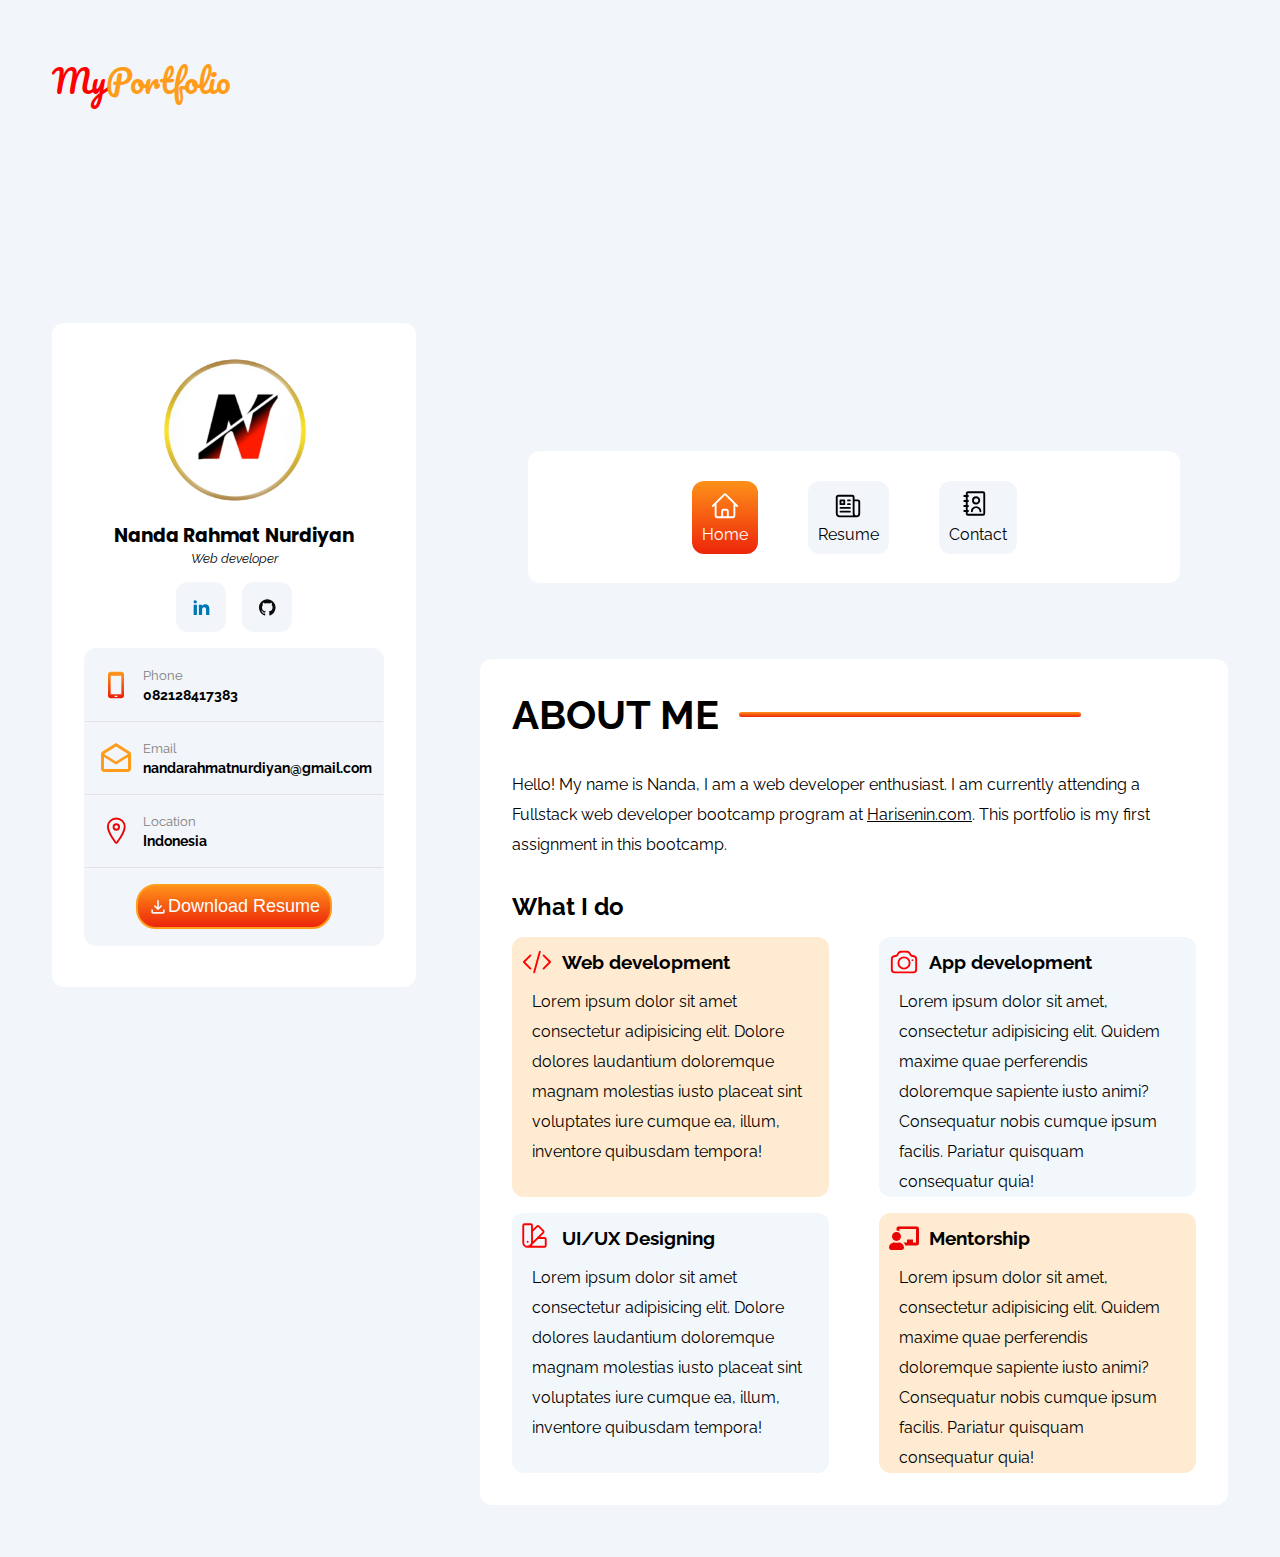
<file: index.html>
<!DOCTYPE html>
<html lang="en">
  <head>
    <meta charset="UTF-8" />
    <meta name="viewport" content="width=device-width, initial-scale=1.0" />
    <title>Nanda Rahmat Nurdiyan</title>
    <link rel="icon" href="assets/img/profile.png" />
    <link rel="stylesheet" href="assets/css/styles.css" />
    <link href="https://fonts.googleapis.com/css2?family=Poppins&display=swap" rel="stylesheet" />
    <link href="https://fonts.googleapis.com/css?family=Raleway" rel="stylesheet" />
    <link href="https://fonts.googleapis.com/css?family=Pacifico" rel="stylesheet" />
  </head>
  <body>
    <div class="container">
      <!-- Header -->
      <div class="header">
        <h1><span>My</span>Portfolio</h1>
      </div>

      <!-- Profile -->
      <div class="profile">
        <img src="assets/img/profile.png" alt="Profile Picture" />
        <h3>Nanda Rahmat Nurdiyan</h3>
        <p class="careerDetail">Web developer</p>

        <!-- Social Media -->
        <div class="contacts">
          <a href="https://linkedin.com/in/nanda-rahmat-nurdiyan" target="_blank" class="linkedin"><img src="assets/img/linkedin.svg" alt="linkedin" /></a>
          <a href="https://github.com/nandarahmat" target="_blank" class="github"><img src="assets/img/github.svg" alt="github" /></a>
        </div>

        <!-- Profile Details -->
        <div class="contactDetails">
          <div class="phoneGroup">
            <div class="phoneImage">
              <img src="assets/img/phone.svg" alt="phone" />
            </div>
            <div class="phoneDetail">
              <p class="phone">Phone</p>
              <p class="phoneNumber">082128417383</p>
            </div>
          </div>

          <div class="emailGroup">
            <div class="emailImage">
              <img src="assets/img/email.svg" alt="email" />
            </div>
            <div class="emailDetail">
              <p class="email">Email</p>
              <p class="email-detail">nandarahmatnurdiyan@gmail.com</p>
            </div>
          </div>

          <div class="locationGroup">
            <div class="locationImage">
              <img src="assets/img/location.svg" alt="location" />
            </div>
            <div class="locationDetail">
              <p class="loc">Location</p>
              <p class="location">Indonesia</p>
            </div>
          </div>

          <div class="button">
            <button class="btn-cv">
              <svg xmlns="http://www.w3.org/2000/svg" width="20" height="20" viewBox="0 0 24 24" fill="none">
                <path
                  d="M12 16L7 11L8.4 9.55L11 12.15V4H13V12.15L15.6 9.55L17 11L12 16ZM6 20C5.45 20 4.979 19.804 4.587 19.412C4.195 19.02 3.99934 18.5493 4 18V15H6V18H18V15H20V18C20 18.55 19.804 19.021 19.412 19.413C19.02 19.805 18.5493 20.0007 18 20H6Z"
                  fill="#F2F7FC"
                />
              </svg>
              Download Resume
            </button>
          </div>
        </div>
      </div>

      <!-- NAVIGATION -->
      <div class="menu">
        <nav class="navbar">
          <ul class="nav-links">
            <li class="nav-items">
              <a class="active" href="index.html">
                <span>
                  <svg xmlns="http://www.w3.org/2000/svg" width="30" height="30" fill="none" viewBox="0 0 24 24" stroke-width="1.5" stroke="currentColor" class="w-6 h-6 hover:stroke-white dark:stroke-cultured dark:text-cultured">
                    <path
                      stroke-linecap="round"
                      stroke-linejoin="round"
                      d="M2.25 12l8.954-8.955c.44-.439 1.152-.439 1.591 0L21.75 12M4.5 9.75v10.125c0 .621.504 1.125 1.125 1.125H9.75v-4.875c0-.621.504-1.125 1.125-1.125h2.25c.621 0 1.125.504 1.125 1.125V21h4.125c.621 0 1.125-.504 1.125-1.125V9.75M8.25 21h8.25"
                    />
                  </svg> </span
                >Home</a
              >
            </li>
            <li class="nav-items">
              <a href="ResumePage.html">
                <span>
                  <svg xmlns="http://www.w3.org/2000/svg" width="30" height="30" fill="none" viewBox="0 0 24 24" stroke-width="1.5" stroke="currentColor" class="w-6 h-6 hover:stroke-white dark:stroke-cultured">
                    <path
                      stroke-linecap="round"
                      stroke-linejoin="round"
                      d="M12 7.5h1.5m-1.5 3h1.5m-7.5 3h7.5m-7.5 3h7.5m3-9h3.375c.621 0 1.125.504 1.125 1.125V18a2.25 2.25 0 01-2.25 2.25M16.5 7.5V18a2.25 2.25 0 002.25 2.25M16.5 7.5V4.875c0-.621-.504-1.125-1.125-1.125H4.125C3.504 3.75 3 4.254 3 4.875V18a2.25 2.25 0 002.25 2.25h13.5M6 7.5h3v3H6v-3z"
                    />
                  </svg> </span
                >Resume
              </a>
            </li>
            <li class="nav-items">
              <a href="ContactPage.html">
                <span>
                  <svg class="w-6 h-6 hover:stroke-white dark:stroke-cultured" aria-hidden="true" stroke="currentColor" xmlns="http://www.w3.org/2000/svg" width="30" height="30" fill="none" viewBox="0 0 24 24">
                    <path
                      stroke-linecap="round"
                      stroke-linejoin="round"
                      stroke-width="1.5"
                      d="M4 4H1m3 4H1m3 4H1m3 4H1m6.071.286a3.429 3.429 0 1 1 6.858 0M4 1h12a1 1 0 0 1 1 1v16a1 1 0 0 1-1 1H4a1 1 0 0 1-1-1V2a1 1 0 0 1 1-1Zm9 6.5a2.5 2.5 0 1 1-5 0 2.5 2.5 0 0 1 5 0Z"
                    />
                  </svg> </span
                >Contact
              </a>
            </li>
          </ul>
        </nav>
      </div>

      <!-- ABOUT ME -->
      <div class="content">
        <div class="about">
          <h1>ABOUT ME</h1>
          <hr />
        </div>
        <p>
          Hello! My name is Nanda, I am a web developer enthusiast. I am currently attending a Fullstack web developer bootcamp program at <a class="harisenin" href="https://harisenin.com" target="_blank">Harisenin.com</a>. This portfolio
          is my first assignment in this bootcamp.
        </p>
        <h2>What I do</h2>
        <div class="aboutContainer">
          <div class="aboutFirstCard">
            <div class="itemFirstCard">
              <svg class="web-tag" xmlns="http://www.w3.org/2000/svg" fill="none" viewBox="0 0 24 24" stroke-width="1.5" stroke="currentColor" class="w-6 h-6 text-red">
                <path stroke-linecap="round" stroke-linejoin="round" d="M17.25 6.75L22.5 12l-5.25 5.25m-10.5 0L1.5 12l5.25-5.25m7.5-3l-4.5 16.5" />
              </svg>
              <h3>Web development</h3>
            </div>
            <p>Lorem ipsum dolor sit amet consectetur adipisicing elit. Dolore dolores laudantium doloremque magnam molestias iusto placeat sint voluptates iure cumque ea, illum, inventore quibusdam tempora!</p>
          </div>
          <div class="aboutSecondCard">
            <div class="itemSecondCard">
              <svg class="app-tag" xmlns="http://www.w3.org/2000/svg" fill="none" viewBox="0 0 24 24" stroke-width="1.5" stroke="currentColor" class="w-6 h-6 text-crayola">
                <path
                  stroke-linecap="round"
                  stroke-linejoin="round"
                  d="M6.827 6.175A2.31 2.31 0 015.186 7.23c-.38.054-.757.112-1.134.175C2.999 7.58 2.25 8.507 2.25 9.574V18a2.25 2.25 0 002.25 2.25h15A2.25 2.25 0 0021.75 18V9.574c0-1.067-.75-1.994-1.802-2.169a47.865 47.865 0 00-1.134-.175 2.31 2.31 0 01-1.64-1.055l-.822-1.316a2.192 2.192 0 00-1.736-1.039 48.774 48.774 0 00-5.232 0 2.192 2.192 0 00-1.736 1.039l-.821 1.316z"
                />
                <path stroke-linecap="round" stroke-linejoin="round" d="M16.5 12.75a4.5 4.5 0 11-9 0 4.5 4.5 0 019 0zM18.75 10.5h.008v.008h-.008V10.5z" />
              </svg>
              <h3>App development</h3>
            </div>
            <p>Lorem ipsum dolor sit amet, consectetur adipisicing elit. Quidem maxime quae perferendis doloremque sapiente iusto animi? Consequatur nobis cumque ipsum facilis. Pariatur quisquam consequatur quia!</p>
          </div>
          <div class="aboutThirdCard">
            <div class="itemThirdCard">
              <svg class="ui-tag" aria-hidden="true" xmlns="http://www.w3.org/2000/svg" width="24" height="24" fill="none" stroke="currentColor" viewBox="0 0 24 24" stroke-width="1.5">
                <path
                  stroke-linecap="round"
                  d="M4.5 19A3.5 3.5 0 0 1 1 15.5V2a1 1 0 0 1 1-1h5a1 1 0 0 1 1 1v13.5A3.5 3.5 0 0 1 4.5 19Zm0 0H18a1 1 0 0 0 1-1v-5a1 1 0 0 0-1-1h-4.938a1 1 0 0 0-.697.283l-4.238 4.124a1.046 1.046 0 0 0-.164.208C6.986 18.228 6.184 18.705 4.5 19Zm0-4h.01m8.925-12.293 3.536 3.536a1 1 0 0 1 0 1.414L8 16.627v-9.9l4.02-4.02a1 1 0 0 1 1.415 0Z"
                />
              </svg>
              <h3>UI/UX Designing</h3>
            </div>
            <p>Lorem ipsum dolor sit amet consectetur adipisicing elit. Dolore dolores laudantium doloremque magnam molestias iusto placeat sint voluptates iure cumque ea, illum, inventore quibusdam tempora!</p>
          </div>
          <div class="aboutFourthCard">
            <div class="itemFourthCard">
              <svg class="mentorship-tag" xmlns="http://www.w3.org/2000/svg" width="24" height="20" viewBox="0 0 24 20" fill="none">
                <g clip-path="url(#clip0_43_118)">
                  <path
                    d="M7.80006 13.5625C7.71044 13.5625 7.62081 13.5755 7.53531 13.6029C7.04931 13.7592 6.53819 13.8594 6.00006 13.8594C5.46194 13.8594 4.95081 13.7592 4.46444 13.6029C4.37894 13.5755 4.28969 13.5625 4.20006 13.5625C1.87281 13.5625 -0.0123144 15.4358 6.05805e-05 17.7418C0.00531058 18.7162 0.814935 19.5 1.80006 19.5H10.2001C11.1852 19.5 11.9948 18.7162 12.0001 17.7418C12.0124 15.4358 10.1273 13.5625 7.80006 13.5625ZM6.00006 12.375C7.98831 12.375 9.60006 10.78 9.60006 8.8125C9.60006 6.84496 7.98831 5.25 6.00006 5.25C4.01181 5.25 2.40006 6.84496 2.40006 8.8125C2.40006 10.78 4.01181 12.375 6.00006 12.375ZM22.2001 0.5H7.80006C6.80744 0.5 6.00006 1.32568 6.00006 2.34025V4.0625C6.87831 4.0625 7.69131 4.3141 8.40006 4.72305V2.875H21.6001V13.5625H19.2001V11.1875H14.4001V13.5625H11.5411C12.2573 14.1819 12.7831 14.9997 13.0294 15.9375H22.2001C23.1927 15.9375 24.0001 15.1118 24.0001 14.0972V2.34025C24.0001 1.32568 23.1927 0.5 22.2001 0.5Z"
                    fill="#E80505"
                  />
                </g>
                <defs>
                  <clipPath id="clip0_43_118">
                    <rect width="24" height="19" fill="white" transform="translate(0 0.5)" />
                  </clipPath>
                </defs>
              </svg>
              <h3>Mentorship</h3>
            </div>
            <p>Lorem ipsum dolor sit amet, consectetur adipisicing elit. Quidem maxime quae perferendis doloremque sapiente iusto animi? Consequatur nobis cumque ipsum facilis. Pariatur quisquam consequatur quia!</p>
          </div>
        </div>
      </div>
    </div>
  </body>
</html>
</file>
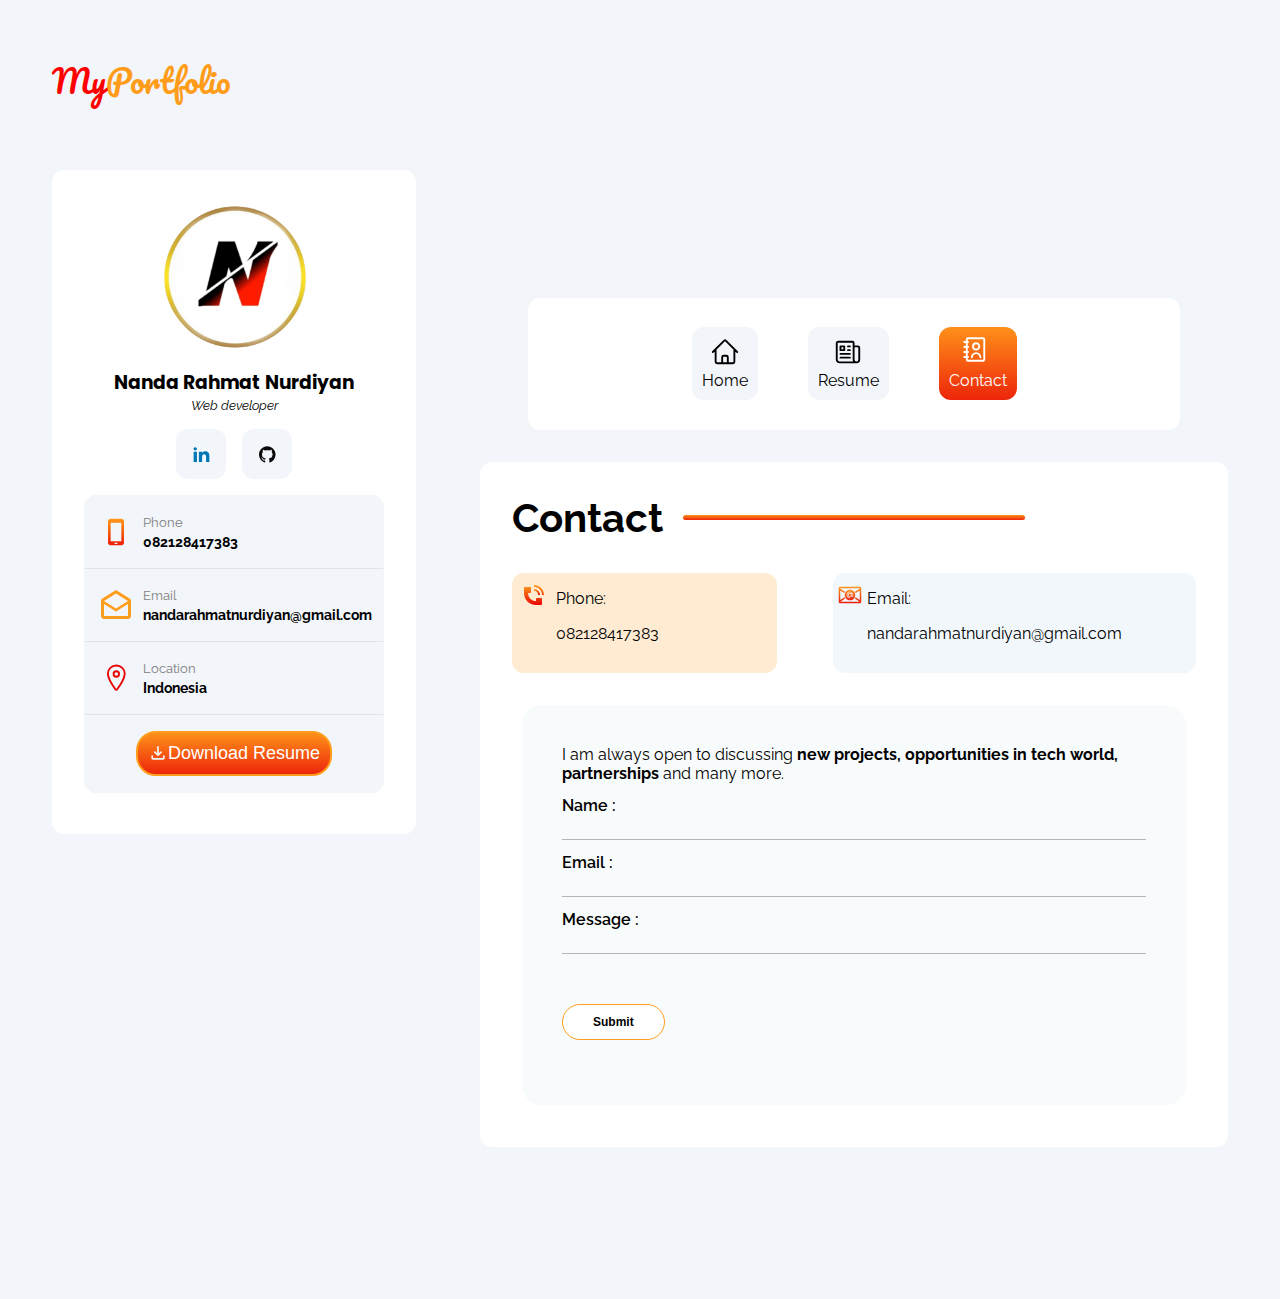
<file: ContactPage.html>
<!DOCTYPE html>
<html lang="en">
  <head>
    <meta charset="UTF-8" />
    <meta name="viewport" content="width=device-width, initial-scale=1.0" />
    <title>Nanda Rahmat Nurdiyan</title>
    <link rel="icon" href="assets/img/profile.png" />
    <link rel="stylesheet" href="assets/css/styles.css" />
    <link href="https://fonts.googleapis.com/css2?family=Poppins&display=swap" rel="stylesheet" />
    <link href="https://fonts.googleapis.com/css?family=Raleway" rel="stylesheet" />
    <link href="https://fonts.googleapis.com/css?family=Pacifico" rel="stylesheet" />
  </head>
  <body>
    <div class="container">
      <!-- Header -->
      <div class="header">
        <h1><span>My</span>Portfolio</h1>
      </div>

      <!-- Profile -->
      <div class="profile">
        <img src="assets/img/profile.png" alt="avatar" />
        <h3>Nanda Rahmat Nurdiyan</h3>
        <p class="careerDetail">Web developer</p>

        <!-- Social Media -->
        <div class="contacts">
          <a href="https://linkedin.com/in/nanda-rahmat-nurdiyan" target="_blank" class="linkedin"><img src="assets/img/linkedin.svg" alt="linkedin" /></a>
          <a href="https://github.com/nandarahmat" target="_blank" class="github"><img src="assets/img/github.svg" alt="github" /></a>
        </div>

        <!-- Profile Details -->
        <div class="contactDetails">
          <div class="phoneGroup">
            <div class="phoneImage">
              <img src="assets/img/phone.svg" alt="phone" />
            </div>
            <div class="phoneDetail">
              <p class="phone">Phone</p>
              <p class="phoneNumber">082128417383</p>
            </div>
          </div>

          <div class="emailGroup">
            <div class="emailImage">
              <img src="assets/img/email.svg" alt="email" />
            </div>
            <div class="emailDetail">
              <p class="email">Email</p>
              <p class="email-detail">nandarahmatnurdiyan@gmail.com</p>
            </div>
          </div>

          <div class="locationGroup">
            <div class="locationImage">
              <img src="assets/img/location.svg" alt="location" />
            </div>
            <div class="locationDetail">
              <p class="loc">Location</p>
              <p class="location">Indonesia</p>
            </div>
          </div>

          <div class="button">
            <button class="btn-cv">
              <svg xmlns="http://www.w3.org/2000/svg" width="20" height="20" viewBox="0 0 24 24" fill="none">
                <path
                  d="M12 16L7 11L8.4 9.55L11 12.15V4H13V12.15L15.6 9.55L17 11L12 16ZM6 20C5.45 20 4.979 19.804 4.587 19.412C4.195 19.02 3.99934 18.5493 4 18V15H6V18H18V15H20V18C20 18.55 19.804 19.021 19.412 19.413C19.02 19.805 18.5493 20.0007 18 20H6Z"
                  fill="#F2F7FC"
                />
              </svg>
              Download Resume
            </button>
          </div>
        </div>
      </div>

      <!-- NAVIGATION -->
      <div class="menu">
        <nav class="navbar">
          <ul class="nav-links">
            <li class="nav-items">
              <a href="index.html">
                <span>
                  <svg xmlns="http://www.w3.org/2000/svg" width="30" height="30" fill="none" viewBox="0 0 24 24" stroke-width="1.5" stroke="currentColor" class="w-6 h-6 hover:stroke-white dark:stroke-cultured dark:text-cultured">
                    <path
                      stroke-linecap="round"
                      stroke-linejoin="round"
                      d="M2.25 12l8.954-8.955c.44-.439 1.152-.439 1.591 0L21.75 12M4.5 9.75v10.125c0 .621.504 1.125 1.125 1.125H9.75v-4.875c0-.621.504-1.125 1.125-1.125h2.25c.621 0 1.125.504 1.125 1.125V21h4.125c.621 0 1.125-.504 1.125-1.125V9.75M8.25 21h8.25"
                    />
                  </svg> </span
                >Home</a
              >
            </li>
            <li class="nav-items">
              <a href="ResumePage.html">
                <span>
                  <svg xmlns="http://www.w3.org/2000/svg" width="30" height="30" fill="none" viewBox="0 0 24 24" stroke-width="1.5" stroke="currentColor" class="w-6 h-6 hover:stroke-white dark:stroke-cultured">
                    <path
                      stroke-linecap="round"
                      stroke-linejoin="round"
                      d="M12 7.5h1.5m-1.5 3h1.5m-7.5 3h7.5m-7.5 3h7.5m3-9h3.375c.621 0 1.125.504 1.125 1.125V18a2.25 2.25 0 01-2.25 2.25M16.5 7.5V18a2.25 2.25 0 002.25 2.25M16.5 7.5V4.875c0-.621-.504-1.125-1.125-1.125H4.125C3.504 3.75 3 4.254 3 4.875V18a2.25 2.25 0 002.25 2.25h13.5M6 7.5h3v3H6v-3z"
                    />
                  </svg> </span
                >Resume
              </a>
            </li>
            <li class="nav-items">
              <a class="active" href="ContactPage.html">
                <span>
                  <svg class="w-6 h-6 hover:stroke-white dark:stroke-cultured" aria-hidden="true" stroke="currentColor" xmlns="http://www.w3.org/2000/svg" width="30" height="30" fill="none" viewBox="0 0 24 24">
                    <path
                      stroke-linecap="round"
                      stroke-linejoin="round"
                      stroke-width="1.5"
                      d="M4 4H1m3 4H1m3 4H1m3 4H1m6.071.286a3.429 3.429 0 1 1 6.858 0M4 1h12a1 1 0 0 1 1 1v16a1 1 0 0 1-1 1H4a1 1 0 0 1-1-1V2a1 1 0 0 1 1-1Zm9 6.5a2.5 2.5 0 1 1-5 0 2.5 2.5 0 0 1 5 0Z"
                    />
                  </svg> </span
                >Contact
              </a>
            </li>
          </ul>
        </nav>
      </div>

      <!-- Contact -->
      <div class="content">
        <div class="about">
          <h1>Contact</h1>
          <hr />
        </div>
        <div class="contactContainer">
          <div class="phoneCard">
            <div class="phone-icon">
              <svg class="phone-icon" xmlns="http://www.w3.org/2000/svg" width="24" height="24" viewBox="0 0 24 24" fill="none">
                <path
                  d="M22 12C21.9995 9.348 20.9457 6.80477 19.0705 4.92952C17.1952 3.05427 14.652 2.00053 12 2V4C13.5821 4.00036 15.1286 4.46964 16.4441 5.34854C17.7596 6.22744 18.7851 7.47653 19.391 8.938C19.7931 9.90877 20.0001 10.9492 20 12H22ZM2 10V5C2 4.73478 2.10536 4.48043 2.29289 4.29289C2.48043 4.10536 2.73478 4 3 4H8C8.26522 4 8.51957 4.10536 8.70711 4.29289C8.89464 4.48043 9 4.73478 9 5V9C9 9.26522 8.89464 9.51957 8.70711 9.70711C8.51957 9.89464 8.26522 10 8 10H6C6 12.1217 6.84285 14.1566 8.34315 15.6569C9.84344 17.1571 11.8783 18 14 18V16C14 15.7348 14.1054 15.4804 14.2929 15.2929C14.4804 15.1054 14.7348 15 15 15H19C19.2652 15 19.5196 15.1054 19.7071 15.2929C19.8946 15.4804 20 15.7348 20 16V21C20 21.2652 19.8946 21.5196 19.7071 21.7071C19.5196 21.8946 19.2652 22 19 22H14C7.373 22 2 16.627 2 10Z"
                  fill="url(#paint0_linear_108_560)"
                />
                <path
                  d="M17.543 9.704C17.8449 10.4318 18.0002 11.2121 18 12H16.2C16.2001 11.4484 16.0916 10.9022 15.8806 10.3926C15.6695 9.88295 15.3602 9.41989 14.9701 9.02986C14.5801 8.63983 14.1171 8.33046 13.6074 8.11944C13.0978 7.90841 12.5516 7.79987 12 7.8V6C13.1867 6.00006 14.3466 6.352 15.3333 7.0113C16.3199 7.6706 17.0889 8.60767 17.543 9.704Z"
                  fill="url(#paint1_linear_108_560)"
                />
                <defs>
                  <linearGradient id="paint0_linear_108_560" x1="12" y1="2" x2="12" y2="22" gradientUnits="userSpaceOnUse">
                    <stop stop-color="#FF9A1A" />
                    <stop offset="1" stop-color="#E80505" />
                  </linearGradient>
                  <linearGradient id="paint1_linear_108_560" x1="15" y1="6" x2="15" y2="12" gradientUnits="userSpaceOnUse">
                    <stop stop-color="#FF9A1A" />
                    <stop offset="1" stop-color="#E80505" />
                  </linearGradient>
                </defs>
              </svg>
            </div>
            <div class="phone-item">
              <p>Phone:</p>
              <p>082128417383</p>
            </div>
          </div>
          <div class="emailCard">
            <div class="email-icon">
              <svg xmlns="http://www.w3.org/2000/svg" width="24" height="24" viewBox="0 0 24 24" fill="none">
                <path
                  d="M11.7078 13.0953C11.0478 13.0953 10.5078 12.5553 10.5078 11.8953C10.5078 11.2353 11.0478 10.6953 11.7078 10.6953C12.3678 10.6953 12.9078 11.2353 12.9078 11.8953C12.9078 12.5553 12.3678 13.0953 11.7078 13.0953Z"
                  fill="url(#paint0_linear_108_564)"
                />
                <path
                  d="M12 17.25C13.3924 17.25 14.7277 16.6969 15.7123 15.7123C16.6969 14.7277 17.25 13.3924 17.25 12C17.25 10.6076 16.6969 9.27226 15.7123 8.28769C14.7277 7.30312 13.3924 6.75 12 6.75C10.6076 6.75 9.27226 7.30312 8.28769 8.28769C7.30312 9.27226 6.75 10.6076 6.75 12C6.75 13.3924 7.30312 14.7277 8.28769 15.7123C9.27226 16.6969 10.6076 17.25 12 17.25ZM12 8.625C13.8375 8.6475 15.33 10.185 15.33 12.0375V12.645C15.33 13.3125 14.7825 13.86 14.115 13.86C13.6575 13.86 13.26 13.605 13.05 13.23C12.705 13.575 12.225 13.7925 11.7 13.7925C10.65 13.7925 9.795 12.9375 9.795 11.8875C9.795 10.8375 10.65 9.9825 11.7 9.9825C12.1575 9.9825 12.57 10.1475 12.9 10.41V10.3425C12.9 10.1475 13.0725 9.99 13.2675 9.99C13.4625 9.99 13.62 10.1475 13.62 10.3425V12.6525C13.62 12.7858 13.6729 12.9136 13.7672 13.0078C13.8614 13.1021 13.9892 13.155 14.1225 13.155C14.2558 13.155 14.3836 13.1021 14.4778 13.0078C14.5721 12.9136 14.625 12.7858 14.625 12.6525V12.045C14.625 10.5675 13.44 9.3525 11.9925 9.33C11.2725 9.33 10.59 9.6 10.08 10.1025C9.57 10.605 9.285 11.28 9.285 12C9.285 13.47 10.485 14.67 11.955 14.67C12.0485 14.67 12.1381 14.7071 12.2043 14.7732C12.2704 14.8394 12.3075 14.929 12.3075 15.0225C12.3075 15.116 12.2704 15.2056 12.2043 15.2718C12.1381 15.3379 12.0485 15.375 11.955 15.375C10.095 15.375 8.58 13.86 8.58 12C8.58 11.0925 8.9325 10.2375 9.585 9.6C10.23 8.955 11.0925 8.61 12 8.625Z"
                  fill="url(#paint1_linear_108_564)"
                />
                <path
                  d="M0.750002 5.2575C0.750002 4.4235 1.4235 3.75 2.2575 3.75H21.75C22.5818 3.75 23.25 4.428 23.25 5.2575V18.75C23.25 19.5817 22.572 20.25 21.7425 20.25H2.2575C2.05945 20.2503 1.86329 20.2115 1.68026 20.1359C1.49722 20.0602 1.33092 19.9492 1.19088 19.8091C1.05083 19.6691 0.939804 19.5028 0.86415 19.3197C0.788496 19.1367 0.749705 18.9406 0.750002 18.7425V5.2575ZM2.25 5.25375V5.6265L7.0125 8.661C6.73101 9.07989 6.5037 9.53274 6.336 10.0087L2.25 7.40475V17.01L6.465 14.3243C6.65955 14.7872 6.91153 15.2239 7.215 15.624L2.31 18.75H21.7013L16.7835 15.6202C17.0871 15.2197 17.3391 14.7825 17.5335 14.319L21.75 17.0033V7.41L17.661 10.0125C17.4938 9.53632 17.267 9.08322 16.986 8.664L21.75 5.63325V5.25225L21.747 5.25H2.25375L2.2515 5.2515L2.25075 5.253L2.25 5.25375Z"
                  fill="url(#paint2_linear_108_564)"
                />
                <defs>
                  <linearGradient id="paint0_linear_108_564" x1="11.7078" y1="10.6953" x2="11.7078" y2="13.0953" gradientUnits="userSpaceOnUse">
                    <stop stop-color="#FF961A" />
                    <stop offset="1" stop-color="#EC1908" />
                  </linearGradient>
                  <linearGradient id="paint1_linear_108_564" x1="12" y1="6.75" x2="12" y2="17.25" gradientUnits="userSpaceOnUse">
                    <stop stop-color="#FF961A" />
                    <stop offset="1" stop-color="#EC1908" />
                  </linearGradient>
                  <linearGradient id="paint2_linear_108_564" x1="12" y1="3.75" x2="12" y2="20.25" gradientUnits="userSpaceOnUse">
                    <stop stop-color="#FF961A" />
                    <stop offset="1" stop-color="#EC1908" />
                  </linearGradient>
                </defs>
              </svg>
            </div>
            <div class="email-item">
              <p>Email:</p>
              <p>nandarahmatnurdiyan@gmail.com</p>
            </div>
          </div>
        </div>
        <div class="contact-form">
          <p>
            I am always open to discussing
            <b> new projects, opportunities in tech world, partnerships</b>
            and many more.
          </p>

          <div class="form">
            <form action="#">
              <div class="inputContainer">
                <label>Name :</label>
                <input type="text" required />
              </div>

              <div class="inputContainer">
                <label>Email :</label>
                <input type="email" required />
              </div>

              <div class="inputContainer">
                <label>Message :</label>
                <input type="text" required />
              </div>
            </form>
            <button type="submit">Submit</button>
          </div>
        </div>
      </div>
    </div>
  </body>
</html>
</file>
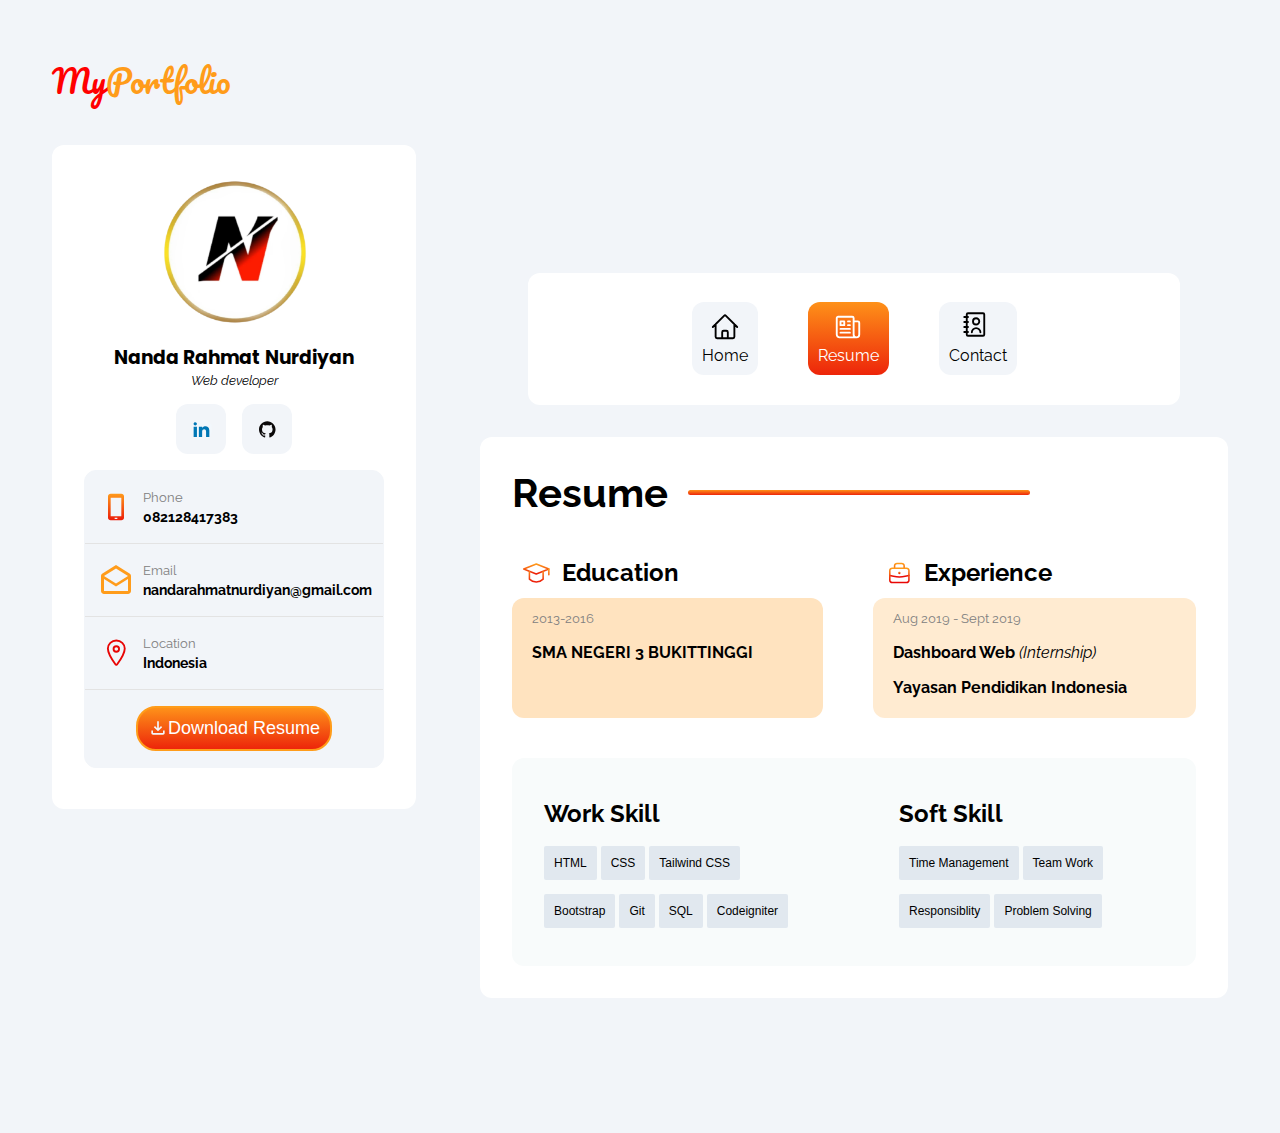
<file: ResumePage.html>
<!DOCTYPE html>
<html lang="en">
  <head>
    <meta charset="UTF-8" />
    <meta name="viewport" content="width=device-width, initial-scale=1.0" />
    <title>Nanda Rahmat Nurdiyan</title>
    <link rel="icon" href="assets/img/profile.png" />
    <link rel="stylesheet" href="assets/css/styles.css" />
    <link href="https://fonts.googleapis.com/css2?family=Poppins&display=swap" rel="stylesheet" />
    <link href="https://fonts.googleapis.com/css?family=Raleway" rel="stylesheet" />
    <link href="https://fonts.googleapis.com/css?family=Pacifico" rel="stylesheet" />
  </head>
  <body>
    <div class="container">
      <!-- Header -->
      <div class="header">
        <h1><span>My</span>Portfolio</h1>
      </div>

      <!-- Profile -->
      <div class="profile">
        <img src="assets/img/profile.png" alt="avatar" />
        <h3>Nanda Rahmat Nurdiyan</h3>
        <p class="careerDetail">Web developer</p>

        <!-- Social Media -->
        <div class="contacts">
          <a href="https://linkedin.com/in/nanda-rahmat-nurdiyan" target="_blank" class="linkedin"><img src="assets/img/linkedin.svg" alt="linkedin" /></a>
          <a href="https://github.com/nandarahmat" target="_blank" class="github"><img src="assets/img/github.svg" alt="github" /></a>
        </div>

        <!-- Profile Details -->
        <div class="contactDetails">
          <div class="phoneGroup">
            <div class="phoneImage">
              <img src="assets/img/phone.svg" alt="phone" />
            </div>
            <div class="phoneDetail">
              <p class="phone">Phone</p>
              <p class="phoneNumber">082128417383</p>
            </div>
          </div>

          <div class="emailGroup">
            <div class="emailImage">
              <img src="assets/img/email.svg" alt="email" />
            </div>
            <div class="emailDetail">
              <p class="email">Email</p>
              <p class="email-detail">nandarahmatnurdiyan@gmail.com</p>
            </div>
          </div>

          <div class="locationGroup">
            <div class="locationImage">
              <img src="assets/img/location.svg" alt="location" />
            </div>
            <div class="locationDetail">
              <p class="loc">Location</p>
              <p class="location">Indonesia</p>
            </div>
          </div>

          <div class="button">
            <button class="btn-cv">
              <svg xmlns="http://www.w3.org/2000/svg" width="20" height="20" viewBox="0 0 24 24" fill="none">
                <path
                  d="M12 16L7 11L8.4 9.55L11 12.15V4H13V12.15L15.6 9.55L17 11L12 16ZM6 20C5.45 20 4.979 19.804 4.587 19.412C4.195 19.02 3.99934 18.5493 4 18V15H6V18H18V15H20V18C20 18.55 19.804 19.021 19.412 19.413C19.02 19.805 18.5493 20.0007 18 20H6Z"
                  fill="#F2F7FC"
                />
              </svg>
              Download Resume
            </button>
          </div>
        </div>
      </div>

      <!-- NAVIGATION -->
      <div class="menu">
        <nav class="navbar">
          <ul class="nav-links">
            <li class="nav-items">
              <a href="index.html">
                <span>
                  <svg xmlns="http://www.w3.org/2000/svg" width="30" height="30" fill="none" viewBox="0 0 24 24" stroke-width="1.5" stroke="currentColor" class="w-6 h-6 hover:stroke-white dark:stroke-cultured dark:text-cultured">
                    <path
                      stroke-linecap="round"
                      stroke-linejoin="round"
                      d="M2.25 12l8.954-8.955c.44-.439 1.152-.439 1.591 0L21.75 12M4.5 9.75v10.125c0 .621.504 1.125 1.125 1.125H9.75v-4.875c0-.621.504-1.125 1.125-1.125h2.25c.621 0 1.125.504 1.125 1.125V21h4.125c.621 0 1.125-.504 1.125-1.125V9.75M8.25 21h8.25"
                    />
                  </svg> </span
                >Home</a
              >
            </li>
            <li class="nav-items">
              <a class="active" href="ResumePage.html">
                <span>
                  <svg xmlns="http://www.w3.org/2000/svg" width="30" height="30" fill="none" viewBox="0 0 24 24" stroke-width="1.5" stroke="currentColor" class="w-6 h-6 hover:stroke-white dark:stroke-cultured">
                    <path
                      stroke-linecap="round"
                      stroke-linejoin="round"
                      d="M12 7.5h1.5m-1.5 3h1.5m-7.5 3h7.5m-7.5 3h7.5m3-9h3.375c.621 0 1.125.504 1.125 1.125V18a2.25 2.25 0 01-2.25 2.25M16.5 7.5V18a2.25 2.25 0 002.25 2.25M16.5 7.5V4.875c0-.621-.504-1.125-1.125-1.125H4.125C3.504 3.75 3 4.254 3 4.875V18a2.25 2.25 0 002.25 2.25h13.5M6 7.5h3v3H6v-3z"
                    />
                  </svg> </span
                >Resume
              </a>
            </li>
            <li class="nav-items">
              <a href="ContactPage.html">
                <span>
                  <svg class="w-6 h-6 hover:stroke-white dark:stroke-cultured" aria-hidden="true" stroke="currentColor" xmlns="http://www.w3.org/2000/svg" width="30" height="30" fill="none" viewBox="0 0 24 24">
                    <path
                      stroke-linecap="round"
                      stroke-linejoin="round"
                      stroke-width="1.5"
                      d="M4 4H1m3 4H1m3 4H1m3 4H1m6.071.286a3.429 3.429 0 1 1 6.858 0M4 1h12a1 1 0 0 1 1 1v16a1 1 0 0 1-1 1H4a1 1 0 0 1-1-1V2a1 1 0 0 1 1-1Zm9 6.5a2.5 2.5 0 1 1-5 0 2.5 2.5 0 0 1 5 0Z"
                    />
                  </svg> </span
                >Contact
              </a>
            </li>
          </ul>
        </nav>
      </div>

      <!-- Resume -->
      <div class="content">
        <div class="about">
          <h1>Resume</h1>
          <hr />
        </div>
        <div class="resumeGroup">
          <div class="educationTitle">
            <svg class="education-icon" xmlns="http://www.w3.org/2000/svg" width="28" height="29" viewBox="0 0 28 29" fill="none">
              <path d="M1.15625 10.6821L13.304 5.82812L25.4517 10.6821L13.304 15.5361L1.15625 10.6821Z" stroke="url(#paint0_linear_157_651)" stroke-width="1.5" stroke-linejoin="round" />
              <path
                d="M25.4492 10.7461V16.0757M6.67578 13.2396V20.4293C6.67578 20.4293 9.45528 23.1643 13.3015 23.1643C17.1483 23.1643 19.9278 20.4293 19.9278 20.4293V13.2396"
                stroke="url(#paint1_linear_157_651)"
                stroke-width="1.5"
                stroke-linecap="round"
                stroke-linejoin="round"
              />
              <defs>
                <linearGradient id="paint0_linear_157_651" x1="13.304" y1="5.82812" x2="13.304" y2="15.5361" gradientUnits="userSpaceOnUse">
                  <stop stop-color="#FF9C1B" />
                  <stop offset="1" stop-color="#EC1B09" />
                </linearGradient>
                <linearGradient id="paint1_linear_157_651" x1="16.0625" y1="10.7461" x2="16.0625" y2="23.1643" gradientUnits="userSpaceOnUse">
                  <stop stop-color="#FF9C1B" />
                  <stop offset="1" stop-color="#EC1B09" />
                </linearGradient>
              </defs>
            </svg>
            <h2>Education</h2>
          </div>
          <div class="experienceTitle">
            <svg class="exp-icon" xmlns="http://www.w3.org/2000/svg" width="29" height="29" viewBox="0 0 29 29" fill="none">
              <path
                d="M10.2283 9.88068V7.56924C10.2283 6.95621 10.4719 6.36829 10.9053 5.93482C11.3388 5.50134 11.9267 5.25781 12.5398 5.25781H17.1626C17.7757 5.25781 18.3636 5.50134 18.7971 5.93482C19.2305 6.36829 19.4741 6.95621 19.4741 7.56924V9.88068M5.60547 16.815L9.24597 17.7245C12.9262 18.6444 16.7762 18.6444 20.4564 17.7245L24.0969 16.815"
                stroke="url(#paint0_linear_157_646)"
                stroke-width="1.5"
                stroke-linecap="round"
              />
              <path
                d="M5.60547 12.1923C5.60547 11.5793 5.84899 10.9913 6.28247 10.5579C6.71595 10.1244 7.30387 9.88086 7.9169 9.88086H21.7855C22.3985 9.88086 22.9864 10.1244 23.4199 10.5579C23.8534 10.9913 24.0969 11.5793 24.0969 12.1923V21.438C24.0969 22.051 23.8534 22.639 23.4199 23.0724C22.9864 23.5059 22.3985 23.7495 21.7855 23.7495H7.9169C7.30387 23.7495 6.71595 23.5059 6.28247 23.0724C5.84899 22.639 5.60547 22.051 5.60547 21.438V12.1923Z"
                stroke="url(#paint1_linear_157_646)"
                stroke-width="1.5"
                stroke-linejoin="round"
              />
              <path
                d="M14.8471 15.6571C15.4854 15.6571 16.0028 15.1397 16.0028 14.5014C16.0028 13.8631 15.4854 13.3457 14.8471 13.3457C14.2088 13.3457 13.6914 13.8631 13.6914 14.5014C13.6914 15.1397 14.2088 15.6571 14.8471 15.6571Z"
                fill="url(#paint2_linear_157_646)"
              />
              <defs>
                <linearGradient id="paint0_linear_157_646" x1="14.8512" y1="5.25781" x2="14.8512" y2="18.4144" gradientUnits="userSpaceOnUse">
                  <stop stop-color="#FF9C1A" />
                  <stop offset="1" stop-color="#E80505" />
                </linearGradient>
                <linearGradient id="paint1_linear_157_646" x1="14.8512" y1="9.88086" x2="14.8512" y2="23.7495" gradientUnits="userSpaceOnUse">
                  <stop stop-color="#FF9C1A" />
                  <stop offset="1" stop-color="#E80505" />
                </linearGradient>
                <linearGradient id="paint2_linear_157_646" x1="14.8471" y1="13.3457" x2="14.8471" y2="15.6571" gradientUnits="userSpaceOnUse">
                  <stop stop-color="#FF9C1A" />
                  <stop offset="1" stop-color="#E80505" />
                </linearGradient>
              </defs>
            </svg>
            <h2>Experience</h2>
          </div>
        </div>
        <div class="resumeCard">
          <div class="educationCard">
            <p class="education-year">2013-2016</p>
            <p><b>SMA NEGERI 3 BUKITTINGGI</b></p>
          </div>
          <div class="experienceCard">
            <p class="experience-year">Aug 2019 - Sept 2019</p>
            <p><b>Dashboard Web</b> <i>(Internship)</i></p>
            <p><b>Yayasan Pendidikan Indonesia</b></p>
          </div>
        </div>
        <div class="skillCard">
          <div>
            <h2>Work Skill</h2>
            <button class="resume-btn">HTML</button>
            <button class="resume-btn">CSS</button>
            <button class="resume-btn">Tailwind CSS</button>
            <button class="resume-btn">Bootstrap</button>
            <button class="resume-btn">Git</button>
            <button class="resume-btn">SQL</button>
            <button class="resume-btn">Codeigniter</button>
          </div>
          <div>
            <h2>Soft Skill</h2>
            <button class="resume-btn">Time Management</button>
            <button class="resume-btn">Team Work</button>
            <button class="resume-btn">Responsiblity</button>
            <button class="resume-btn">Problem Solving</button>
          </div>
        </div>
      </div>
    </div>
  </body>
</html>
</file>
<file: assets/css/styles.css>
* {
  margin: 0;
  padding: 0;
}

body {
  background-color: #f2f5f9;
  font-family: "Raleway", sans-serif;
  margin: 20px;
}

/* LAYOUT */

.container {
  display: grid;
  grid-template-columns: 1fr 1fr 1fr;
  grid-template-rows: 0.6fr 0.6fr 1.8fr;
  gap: 0px 0px;
  grid-auto-flow: row;
  grid-template-areas:
    "header header header"
    "profile menu menu"
    "profile content content";
}

/* HEADER */

.header {
  grid-area: header;
  font-family: "Pacifico", sans-serif;
  padding: 2rem;
  color: #ff9c1a;
}
.header > h1 {
  font-weight: 100;
}

.header span {
  color: red;
}

/* PROFILE */

.profile {
  grid-area: profile;
  background-color: white;
  border-radius: 12px;
  padding: 2rem;
  min-width: 300px;
  height: 600px;
  margin-left: 2rem;
  margin-right: 2rem;
  margin-top: 0;
}

.profile > img {
  display: block;
  width: 50%;
  margin-left: auto;
  margin-right: auto;
  margin-bottom: 1rem;
}

.profile > h3 {
  font-family: "Poppins", sans-serif;
  text-align: center;
}

.careerDetail {
  font-style: italic;
  font-size: smaller;
  text-align: center;
}

.contacts {
  padding: 1rem;
  display: flex;
  justify-content: center;
  gap: 1em;
}

.contacts > a {
  border: none;
  border-radius: 12px;
  background: #f2f5f9;
  cursor: pointer;
}

.contacts > a:hover {
  transition: 0.5s;
  transform: scale(1.1);
}

.linkedin,
.github {
  display: block;
  width: 20px;
  height: 20px;
  padding: 15px;
  text-align: center;
}

.contactDetails {
  background-color: #f2f5f9;
  border: 1px solid #f2f5f9;
  border-radius: 12px;
}

.phoneGroup,
.emailGroup,
.locationGroup {
  display: flex;
  justify-content: flex-start;
  padding: 1rem;
  gap: 10px;
  border-bottom: 1px solid #e3e3e3;
}

.phoneImage,
.emailImage,
.locationImage {
  display: flex;
  justify-content: center;
  align-self: center;
  height: 30px;
  width: 30px;
}

.phoneDetail,
.emailDetail,
.locationDetail {
  display: flex;
  flex-wrap: nowrap;
  justify-content: center;
  flex-direction: column;
}

.phone,
.email,
.loc {
  font-size: smaller;
  color: gray;
  margin: 2px;
}

.phoneNumber,
.email-detail,
.location {
  font-size: 14px;
  font-weight: bold;
  margin: 2px;
}

.button {
  display: flex;
  justify-content: center;
  text-align: center;
  padding: 1rem;
}

.btn-cv {
  color: white;
  background: linear-gradient(180deg, #fe9119 0%, #ed250a 100%);
  /* background-color: #ff9c1a; */
  border: 2px solid #ff9c1a;
  font-size: 18px;
  border-radius: 20px;
  padding: 10px;
  display: flex;
  justify-content: center;
  align-items: center;
  cursor: pointer;
}

/* NAVIGATION */

.menu {
  grid-area: menu;
}

.navbar {
  display: flex;
  justify-content: space-evenly;
  border: 2px solid gray;
  border: 0;
  border-radius: 12px;
  background-color: white;
  min-width: 50%;
  min-height: 100px;
  margin-top: 8rem;
  padding: 1rem;
  margin-right: 5rem;
  margin-left: 5rem;
}

.nav-links {
  display: flex;
  list-style: none;
  gap: 50px;
}

.nav-items {
  display: flex;
  justify-content: center;
  align-items: center;
  flex-direction: column;
}

.nav-items > a {
  display: flex;
  background-color: #f2f5f9;
  border: 2px solid gray;
  border: 0;
  border-radius: 12px;
  padding: 10px;
  justify-content: center;
  align-items: center;
  flex-direction: column;
  text-decoration: none;
  color: black;
}

.nav-items > a:hover {
  background: linear-gradient(180deg, #fe9119 0%, #ed250a 100%);
  /* background-color: #ff9c1a; */
  color: white;
  transition: 0.5s;
  transform: scale(1.1);
}
.nav-items a.active {
  background: linear-gradient(180deg, #fe9119 0%, #ed250a 100%);
  /* background-color: #ff9c1a; */
  color: white;
}

/* ABOUT ME SECTION */

.content {
  grid-area: content;
  background-color: white;
  border-radius: 12px;
  padding: 2rem;
  margin: 2rem;
}

.harisenin {
  color: black;
}

.about {
  display: flex;
  justify-content: flex-start;
  align-items: center;
}

.about > h1 {
  font-size: 40px;
}

hr {
  border: 0;
  background: linear-gradient(180deg, #fe9119 0%, #ed250a 100%);
  border-radius: 12px;
  height: 5px;
  margin: 20px;
  width: 50%;
}

.content > p {
  line-height: 30px;
  margin-top: 2rem;
}

.content > h2 {
  margin-top: 2rem;
}

.aboutContainer {
  display: grid;
  column-gap: 50px;
  row-gap: 1rem;
  grid-template-columns: auto auto;
  margin-top: 1rem;
}

.aboutFirstCard,
.aboutFourthCard {
  background-color: #ffebd1;
  border-radius: 12px;
}

.aboutSecondCard,
.aboutThirdCard {
  background-color: #f2f7fc;
  border-radius: 12px;
}

.aboutFirstCard > p,
.aboutSecondCard > p,
.aboutThirdCard > p,
.aboutFourthCard > p {
  line-height: 30px;
  margin-top: 0;
  margin-left: 20px;
  margin-right: 20px;
}

.itemFirstCard,
.itemFourthCard {
  background-color: #ffebd1;
  border-radius: 12px;
  display: flex;
  justify-content: flex-start;
}

.itemSecondCard,
.itemThirdCard {
  background-color: #f2f7fc;
  border-radius: 12px;
  display: flex;
  justify-content: flex-start;
}

.itemFirstCard > h3,
.itemSecondCard > h3,
.itemThirdCard > h3,
.itemFourthCard > h3 {
  display: flex;
  align-items: center;
}

.web-tag,
.app-tag,
.ui-tag,
.mentorship-tag {
  display: flex;
  justify-content: center;
  align-self: center;
  color: red;
  height: 30px;
  width: 30px;
  margin: 10px;
}

/* RESUME SECTION */
.resumeGroup {
  display: grid;
  column-gap: 50px;
  grid-template-columns: auto auto;
  margin-top: 2rem;
}

.educationTitle {
  display: flex;
}

.educationTitle > h2,
.experienceTitle > h2 {
  display: flex;
  align-items: center;
}

.education-icon {
  display: flex;
  justify-content: center;
  align-self: center;
  height: 30px;
  width: 30px;
  margin: 10px;
}
.experienceTitle {
  display: flex;
}
.exp-icon {
  display: flex;
  justify-content: center;
  align-self: center;
  height: 30px;
  width: 30px;
  margin: 10px;
}

.resumeCard {
  display: grid;
  column-gap: 50px;
  grid-template-columns: auto auto;
  height: 120px;
}

.educationCard {
  background-color: #ffe3bf;
  border-radius: 12px;
}

.experienceCard {
  background-color: #ffebd1;
  border-radius: 12px;
}

.educationCard > p {
  line-height: 30px;
  margin-top: 5px;
  margin-left: 20px;
  margin-right: 20px;
}

.experienceCard > p {
  line-height: 30px;
  margin-top: 5px;
  margin-left: 20px;
  margin-right: 20px;
}

.education-year {
  font-size: smaller;
  color: gray;
}

.experience-year {
  font-size: smaller;
  color: gray;
}

.skillCard {
  margin-top: 2.5rem;
  padding: 2rem;
  display: grid;
  column-gap: 100px;
  grid-template-columns: auto auto;
  background-color: #f8fbfb;
  border-radius: 12px;
  line-height: 3rem;
}

.resume-btn {
  background-color: #e1e8ef;
  border: 0;
  font-size: 12px;
  border-radius: 2px;
  padding: 10px;
  cursor: pointer;
}

/* CONTACT SECTION */

.contactContainer {
  display: grid;
  column-gap: 100px;
  grid-template-columns: auto auto;
  margin-top: 2rem;
}

.phoneCard {
  background-color: #ffebd1;
  border-radius: 12px;
  display: flex;
  height: 100px;
  width: 120%;
}

.phone-icon {
  display: flex;
  justify-content: flex-start;
  align-self: flex-start;
  margin-top: 5px;
  margin-right: 5px;
  margin-left: 5px;
}

.emailCard {
  background-color: #f2f7fc;
  border-radius: 12px;
  display: flex;
  height: 100px;
}

.email-icon {
  display: flex;
  justify-content: flex-start;
  align-self: flex-start;
  margin-top: 10px;
  margin-right: 5px;
  margin-left: 5px;
}

.phone-item > p,
.email-item > p {
  display: flex;
  align-items: center;
  margin-top: 1rem;
}

/* CONTACT SECTION */
.contact-form {
  position: relative;
  display: flex;
  flex-direction: column;
  justify-content: center;
  padding: 40px;
  margin: 10px;
  border-radius: 20px;
  background-color: #f8fbfb;
  margin-top: 2rem;
}

.form {
  position: relative;
  margin-bottom: 25px;
  margin-top: 25px;
}

.inputContainer {
  margin-bottom: 25px;
  position: relative;
}

.inputContainer label {
  position: absolute;
  font-size: 1rem;
  font-weight: 600;
  top: 0;
  left: 0;
  font-size: 1rem;
  margin-top: -12px;
  pointer-events: none;
  transition: all 0.5s ease-in-out;
}

.inputContainer input {
  border: 0;
  border-bottom: 1px solid #b5b5b5;
  background: transparent;
  width: 100%;
  padding: 8px 0 5px 0;
  font-size: 16px;
}

.inputContainer input:focus {
  border: none;
  outline: none;
  border-bottom: 1px solid grey;
}

.inputContainer input:valid ~ label,
.inputContainer input:focus ~ label {
  font-size: 12px;
}

.form button {
  display: inline-flex;
  justify-content: center;
  align-items: center;
  padding: 10px 30px;
  border-radius: 20px;
  border: 1px solid #ff9c1a;
  background-color: white;
  font-size: 12px;
  font-weight: 600;
  cursor: pointer;
  transition: all 0.4s;
  margin-top: 25px;
  position: relative;
}

.form button:hover {
  color: white;
  background-color: #ff9c1a;
}

/* RESPONSIVE */

@media screen and (max-width: 1024px) {
  .container {
    grid-template-areas:
      "header"
      "menu"
      "profile"
      "content";
  }
  .header {
    margin: auto;
    margin-top: 0;
  }
  .profile {
    padding: 2rem;
    margin-right: 9rem;
    margin-left: 9rem;
    margin-top: -80px;
    width: 625px;
    height: 105%;
  }
  .navbar {
    margin-top: -50px;
    margin-right: 15rem;
    margin-left: 15rem;
    transition: 0.5s;
  }
  .content {
    margin-top: 5rem;
    margin-right: 9rem;
    margin-left: 9rem;
  }
}

@media screen and (max-width: 768px) {
  .container {
    grid-template-areas:
      "header"
      "menu"
      "profile"
      "content";
  }
  .header {
    margin: auto;
    margin-top: 0;
    transition: 0.5s;
  }
  .profile {
    padding: 2rem;
    margin-right: 1rem;
    margin-left: 1rem;
    margin-top: -80px;
    width: 600px;
    height: 105%;
    transition: 0.5s;
  }
  .navbar {
    margin-top: -50px;
    margin-right: 10rem;
    margin-left: 10rem;
    transition: 0.5s;
  }
  .content {
    margin-top: 5rem;
    margin-right: 1rem;
    margin-left: 1rem;
    transition: 0.5s;
  }
}

@media screen and (max-width: 600px) {
  .container {
    grid-template-areas:
      "header"
      "menu"
      "profile"
      "content";
  }
  .header {
    margin: auto;
    margin-top: 0;
    transition: 0.5s;
  }
  .profile {
    padding: 2rem;
    margin-right: 10px;
    margin-left: 10px;
    margin-top: -80px;
    width: 460px;
    height: 105%;
  }
  .navbar {
    margin-top: -50px;
    margin-right: 10px;
    margin-left: 10px;
    width: 90%;
    transition: 0.5s;
  }
  .content {
    margin-top: 5rem;
    margin-right: 10px;
    margin-left: 10px;
    width: 460px;
  }
  .aboutContainer {
    grid-template-columns: auto;
  }
  .about > h1 {
    font-size: 28px;
  }
  .educationTitle > h2,
  .experienceTitle > h2 {
    font-size: 24px;
  }
  .skillCard {
    margin-top: 5rem;
  }

  .about > hr {
    display: none;
  }

  .contactContainer {
    grid-template-columns: auto;
    gap: 10px;
    margin-top: 1rem;
    place-items: center;
  }
  .phoneCard,
  .emailCard {
    width: 80%;
    height: 80px;
  }
  .btn-submit {
    width: 100%;
  }
}
</file>
